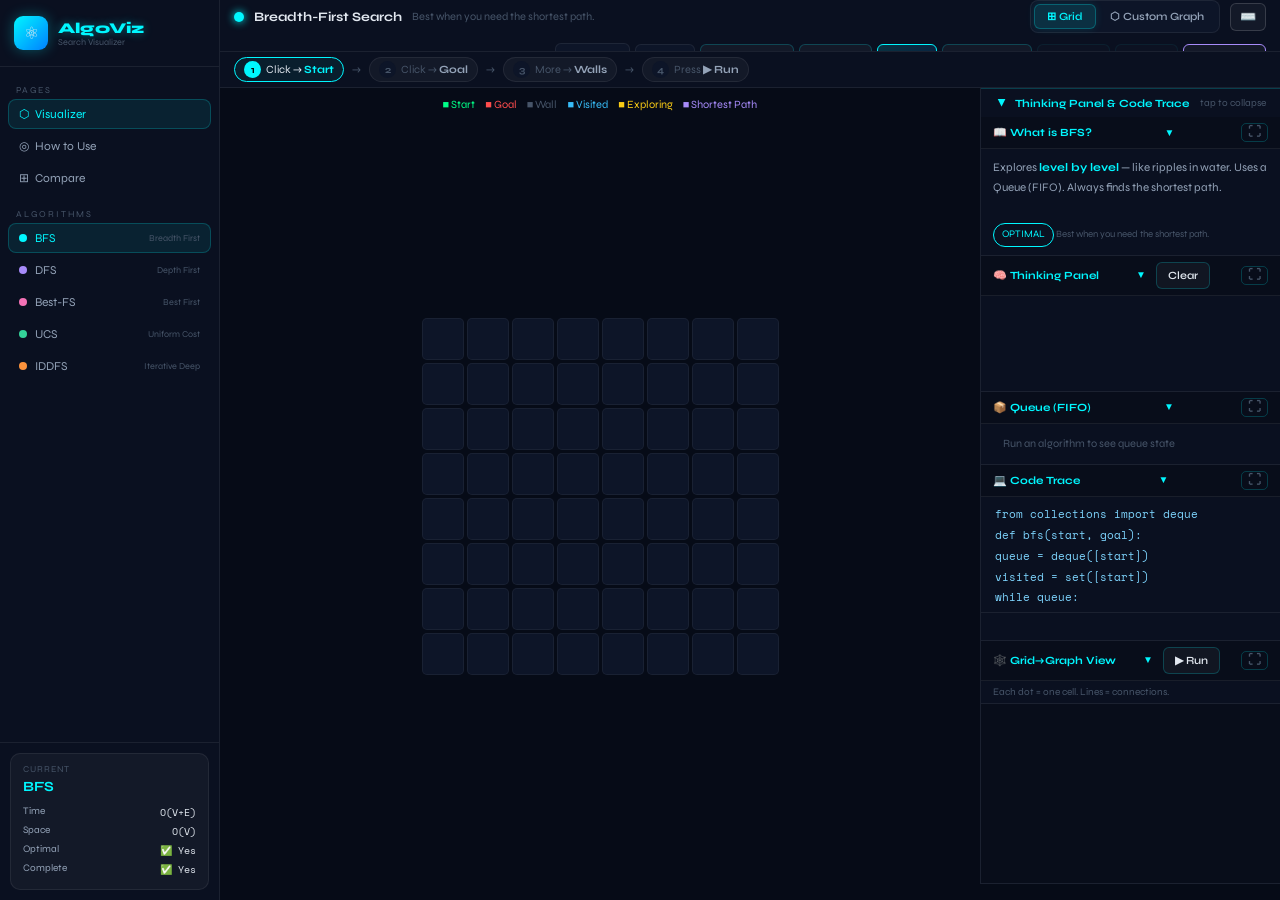
<file: index.html>
<!DOCTYPE html>
<html lang="en">
<head>
<meta charset="UTF-8">
<meta name="viewport" content="width=device-width, initial-scale=1.0">
<title>AlgoViz — Search Algorithm Visualizer</title>
<link href="https://fonts.googleapis.com/css2?family=Space+Mono:wght@400;700&family=Syne:wght@400;600;700;800&display=swap" rel="stylesheet">
<link rel="stylesheet" href="styles.css">

<!-- Panel section collapse/expand (tap header) -->
<style>
.ph .ps-arrow{margin-left:auto;font-size:10px;color:var(--text3);transition:transform .25s ease,color .2s;flex-shrink:0;padding-left:6px}
.ps.ps-collapsed>*:not(.ph){display:none!important}
.ps.ps-collapsed .ps-arrow{transform:rotate(-90deg);color:var(--text3)}
.ps:not(.ps-collapsed) .ps-arrow{transform:rotate(0deg);color:var(--cyan)}
.ph{cursor:pointer;user-select:none;transition:background .15s;display:flex;align-items:center;gap:6px}
.ph:hover{background:rgba(0,247,255,.05)}
.ph:active{background:rgba(0,247,255,.10)}
#ggPanel.ps-collapsed>*:not(.ph){display:none!important}
#ggPanel.ps-collapsed .ps-arrow{transform:rotate(-90deg);color:var(--text3)}
#ggPanel:not(.ps-collapsed) .ps-arrow{transform:rotate(0deg);color:var(--cyan)}
</style>
</head>
<body>

<!-- SIDEBAR OVERLAY -->
<div id="sbo" onclick="closeSB()"></div>
<button id="hmbg" onclick="toggleSB()">☰</button>

<!-- SIDEBAR -->
<aside id="sidebar">
  <div id="sb-brand">
    <div class="sb-icon">⚛</div>
    <div><div class="sb-name">AlgoViz</div><div class="sb-sub">Search Visualizer</div></div>
  </div>
  <nav id="sb-nav">
    <div class="nav-lbl">PAGES</div>
    <div class="nav-item active" onclick="showPage('viz')">⬡ &nbsp;Visualizer</div>
    <div class="nav-item" onclick="showPage('about')">◎ &nbsp;How to Use</div>
    <div class="nav-item" onclick="showPage('compare')">⊞ &nbsp;Compare</div>
    <div class="nav-lbl" style="margin-top:16px">ALGORITHMS</div>
    <div class="nav-item active-algo" id="nav-bfs"    onclick="selectAlgo('bfs')">   <span class="adot" style="background:#00f7ff"></span>BFS    <span class="abadge">Breadth First</span></div>
    <div class="nav-item" id="nav-dfs"    onclick="selectAlgo('dfs')">   <span class="adot" style="background:#a78bfa"></span>DFS    <span class="abadge">Depth First</span></div>
    <div class="nav-item" id="nav-bestfs" onclick="selectAlgo('bestfs')"><span class="adot" style="background:#f472b6"></span>Best-FS<span class="abadge">Best First</span></div>
    <div class="nav-item" id="nav-ucs"    onclick="selectAlgo('ucs')">   <span class="adot" style="background:#34d399"></span>UCS    <span class="abadge">Uniform Cost</span></div>
    <div class="nav-item" id="nav-iddfs"  onclick="selectAlgo('iddfs')" ><span class="adot" style="background:#fb923c"></span>IDDFS  <span class="abadge">Iterative Deep</span></div>
  </nav>
  <div id="sb-foot">
    <div class="cm-box">
      <div class="cm-lbl">CURRENT</div>
      <div class="cm-algo" id="cm-name">BFS</div>
      <div class="cm-row"><span>Time</span><span id="cm-time">O(V+E)</span></div>
      <div class="cm-row"><span>Space</span><span id="cm-space">O(V)</span></div>
      <div class="cm-row"><span>Optimal</span><span id="cm-opt">✅ Yes</span></div>
      <div class="cm-row"><span>Complete</span><span id="cm-comp">✅ Yes</span></div>
    </div>
  </div>
</aside>

<!-- APP -->
<div id="app">

  <!-- TOPBAR -->
  <div id="topbar">
    <span class="algo-dot" id="adot" style="background:#00f7ff;box-shadow:0 0 8px #00f7ff"></span>
    <span id="algo-label">Breadth-First Search (BFS)</span>
    <span id="algo-desc">Explores level by level — guarantees shortest path</span>
    <div id="mode-btns">
      <button class="mbtn on" id="mbGrid"  onclick="setMode('grid')">⊞ Grid</button>
      <button class="mbtn"    id="mbGraph" onclick="setMode('graph')">⬡ Custom Graph</button>
    </div>
    <button onclick="openKbdGuide()" title="Keyboard shortcuts (?)" style="border-color:rgba(255,255,255,.15);color:var(--text3);padding:5px 9px;font-size:13px">⌨️</button>
    <div id="controls">
      <!-- GRID controls -->
      <span id="ctrl-grid" style="display:flex;align-items:center;gap:5px;flex-wrap:wrap">
        <select id="langSel" onchange="changeLang()"><option value="python">Python</option><option value="c">C</option><option value="cpp">C++</option></select>
        <input type="number" id="sizeIn" placeholder="Size" style="width:60px" min="2" max="20" onkeydown="if(event.key==='Enter'){createGrid();kbdToast('🔲 New '+document.getElementById('sizeIn').value+'×'+document.getElementById('sizeIn').value+' grid');}">
        <button onclick="createGrid()">🔲 New Grid</button>
        <button onclick="resetGrid()">🔄 Reset</button>
        <button class="brun" onclick="runGrid()">▶ Run</button>
        <button onclick="findAllPaths()">🔀 All Paths</button>
        <button id="bPause" onclick="togglePause()" disabled>⏸ Pause</button>
        <button id="bStep"  onclick="doStep()"      disabled>⏭ Step</button>
        <button onclick="gridToCustomGraph()" title="Convert grid to editable custom graph" style="border-color:#a78bfa;color:#a78bfa">⬡ → Graph</button>
      </span>
      <!-- GRAPH controls -->
      <span id="ctrl-graph" style="display:none;align-items:center;gap:5px;flex-wrap:wrap">
        <button onclick="cgClear()">🗑 Clear</button>
        <button id="btnNode" class="mbtn on" onclick="cgTool('node')">＋ Node</button>
        <button id="btnEdge" class="mbtn"    onclick="cgTool('edge')">⟶ Edge</button>
        <button onclick="openEM()">📝 Type Edges</button>
        <button class="brun" onclick="runCG()">▶ Run</button>
        <button onclick="findAllPaths()">🔀 All Paths</button>
        <button id="bGPause" onclick="toggleCGPause()" disabled>⏸ Pause</button>
        <button id="bGStep"  onclick="doCGStep()"      disabled>⏭ Step</button>
      </span>
    </div>
  </div>

  <!-- HINT BAR -->
  <div id="hintbar">
    <div class="step on"   id="s1"><span class="snum">1</span><span>Click → <b>Start</b></span></div>
    <span class="sarr">→</span>
    <div class="step" id="s2"><span class="snum">2</span><span>Click → <b>Goal</b></span></div>
    <span class="sarr">→</span>
    <div class="step" id="s3"><span class="snum">3</span><span>More → <b>Walls</b></span></div>
    <span class="sarr">→</span>
    <div class="step" id="s4"><span class="snum">4</span><span>Press <b>▶ Run</b></span></div>
  </div>

  <!-- PAGES -->
  <div id="pages">

    <!-- VIZ PAGE -->
    <div class="page on" id="page-viz">
      <div id="main">

        <!-- LEFT -->
        <div id="left">

          <!-- GRID VIEW -->
          <div id="grid-view">
            <div id="legend">
              <span class="leg ls">■ Start</span>
              <span class="leg lg">■ Goal</span>
              <span class="leg lw">■ Wall</span>
              <span class="leg lv">■ Visited</span>
              <span class="leg lc">■ Exploring</span>
              <span class="leg lp">■ Shortest Path</span>
            </div>
            <div id="grid-wrap"><div id="grid"></div></div>
            <div id="grid-summary" class="hide">
              <div class="sum-title">📊 Result</div>
              <div class="sum-row" id="grid-sum-body"></div>
            </div>
          </div>

          <!-- GRAPH VIEW -->
          <div id="graph-view" style="display:none">
            <div id="cg-toolbar"><span id="cg-hint">⬡ Custom Graph — click to add nodes</span></div>
            <canvas id="cgCanvas"></canvas>
            <div id="cg-summary" class="hide">
              <div class="sum-title">📊 Result</div>
              <div class="sum-row" id="cg-sum-body"></div>
            </div>
          </div>

          <!-- TYPE EDGES MODAL -->
          <div id="edge-modal" class="hide">
            <div id="edge-box">
              <div class="eb-head">📝 Type Your Graph Edges <button onclick="closeEM()" style="border:none;background:transparent;color:var(--text2);font-size:16px;cursor:pointer">✕</button></div>
              <div class="eb-body">
                <p>One edge per line. Format: <code>A-B</code> or with weight: <code>A-B:3</code></p>
                <p style="color:var(--text3);font-size:11px;margin-top:3px">Example (from your notebook): A-B, A-C, B-D, B-E, C-F</p>
                <textarea id="etInput" placeholder="A-B&#10;A-C&#10;B-D&#10;B-E&#10;C-F"></textarea>
                <div class="eb-foot">
                  <label style="font-size:11px;color:var(--text2);display:flex;align-items:center;gap:5px"><input type="checkbox" id="dirCk"> Directed graph</label>
                  <div style="display:flex;gap:7px">
                    <button class="brun" onclick="buildFromText()">⚡ Build Graph</button>
                    <button onclick="closeEM()">Cancel</button>
                  </div>
                </div>
              </div>
            </div>
          </div>

        </div><!-- end left -->

        <!-- RIGHT PANEL -->
        <div id="panel">

          <!-- WHOLE-PANEL TOGGLE (existing, unchanged) -->
          <div id="panel-toggle" onclick="togglePanel()">
            <span id="panel-toggle-label">
              <span id="panel-toggle-arrow" class="up">▲</span>
              Thinking Panel &amp; Code Trace
            </span>
            <span style="font-size:10px;color:var(--text3)" id="panel-toggle-hint">tap to collapse</span>
          </div>

          <!-- COLLAPSIBLE CONTENT -->
          <div id="panel-wrap">

            <!-- ── Each .ps gets an id so expand.js can target it ── -->

            <div class="ps" id="ps-algo">
              <div class="ph" onclick="togglePs('ps-algo')">
                <span id="panel-title">📖 What is BFS?</span>
                <span class="ps-arrow">▼</span>
              </div>
              <div id="algo-info"></div>
            </div>

            <div class="ps" id="ps-thinking">
              <div class="ph" onclick="togglePs('ps-thinking')">
                <span>🧠 Thinking Panel</span>
                <span class="ps-arrow">▼</span>
                <button onclick="event.stopPropagation();clearLog()" style="margin-left:4px">Clear</button>
              </div>
              <div id="log"></div>
            </div>

            <div class="ps" id="ps-queue">
              <div class="ph" onclick="togglePs('ps-queue')">
                <span id="qlabel">📦 Queue (FIFO)</span>
                <span class="ps-arrow">▼</span>
              </div>
              <div id="qdisplay"><span style="color:var(--text3);font-size:11px;padding:6px 10px;display:block">Run an algorithm to see queue state</span></div>
            </div>

            <div class="ps" id="ps-code">
              <div class="ph" onclick="togglePs('ps-code')">
                <span>💻 Code Trace</span>
                <span class="ps-arrow">▼</span>
              </div>
              <div id="codePanel"></div>
              <div id="codeEx"></div>
            </div>

            <div id="ggPanel" class="ps">
              <div class="ph" onclick="togglePs('ggPanel')">
                <span>🕸️ Grid→Graph View</span>
                <span class="ps-arrow">▼</span>
                <button onclick="event.stopPropagation();runGG()" style="margin-left:4px">▶ Run</button>
              </div>
              <div style="padding:5px 12px;font-size:10px;color:var(--text3);border-bottom:1px solid var(--border)">Each dot = one cell. Lines = connections.</div>
              <canvas id="ggCanvas" width="300" height="180"></canvas>
            </div>

          </div><!-- end panel-wrap -->
        </div><!-- end panel -->

      </div><!-- end main -->
    </div><!-- end viz page -->

    <!-- ABOUT PAGE -->
    <div class="page" id="page-about">
      <div class="spage">
        <div class="shero"><h1>How to Use <span class="acc">AlgoViz</span></h1><p>Your AI lab companion — built for students who want to understand, not just memorise</p></div>
        <div class="cards">
          <div class="card"><div class="cnum">01</div><h3>Pick an Algorithm</h3><p>From the sidebar, choose BFS, DFS, Best-FS, UCS, or IDDFS. The complexity card at the bottom updates instantly.</p></div>
          <div class="card"><div class="cnum">02</div><h3>Grid Mode</h3><p>Type a grid size → <b>New Grid</b>. Click → <b>Start</b> (green). Click → <b>Goal</b> (red). More clicks → <b>Walls</b>. Then <b>▶ Run</b>.</p></div>
          <div class="card"><div class="cnum">03</div><h3>Custom Graph — Type</h3><p>Switch to <b>⬡ Custom Graph</b> → click <b>📝 Type Edges</b> → enter edges like <code>A-B</code> one per line → <b>Build Graph</b>.</p></div>
          <div class="card"><div class="cnum">04</div><h3>Custom Graph — Draw</h3><p>Use <b>＋ Node</b> to click and place nodes on the canvas. Use <b>⟶ Edge</b> to connect two nodes. Drag nodes to reposition.</p></div>
          <div class="card"><div class="cnum">05</div><h3>Set Start &amp; Goal</h3><p><b>Right-click</b> any node on the custom graph to open a menu. Choose <b>Set as Start</b> or <b>Set as Goal</b>. Then press <b>▶ Run</b>.</p></div>
          <div class="card"><div class="cnum">06</div><h3>Pause &amp; Step</h3><p>Hit <b>⏸ Pause</b> to freeze the animation. Then <b>⏭ Step</b> moves one action at a time — best way to learn what's happening.</p></div>
        </div>
        <div style="margin-bottom:16px"><h2 style="font-size:18px;font-weight:700;margin-bottom:14px">5 Algorithms — Plain English</h2></div>
        <div class="aecs">
          <div class="aec" style="--ac:#00f7ff"><div class="aec-h"><span class="aec-d" style="background:#00f7ff"></span>BFS</div><p>Uses a <b>Queue (FIFO)</b>. Explores level by level. Always finds the shortest path.</p><div class="aec-use">✅ Shortest path guaranteed</div></div>
          <div class="aec" style="--ac:#a78bfa"><div class="aec-h"><span class="aec-d" style="background:#a78bfa"></span>DFS</div><p>Uses a <b>Stack (LIFO)</b>. Dives deep first. Not always the shortest path.</p><div class="aec-use">⚠️ Not always shortest path</div></div>
          <div class="aec" style="--ac:#f472b6"><div class="aec-h"><span class="aec-d" style="background:#f472b6"></span>Best-FS</div><p>Uses <b>heuristic distance</b> to goal. Greedy — picks what looks closest. Fast, not always optimal.</p><div class="aec-use">⚡ Fast, not always optimal</div></div>
          <div class="aec" style="--ac:#34d399"><div class="aec-h"><span class="aec-d" style="background:#34d399"></span>UCS</div><p>Expands <b>cheapest cumulative cost</b> first. Optimal even with different edge weights.</p><div class="aec-use">✅ Optimal for weighted graphs</div></div>
          <div class="aec" style="--ac:#fb923c"><div class="aec-h"><span class="aec-d" style="background:#fb923c"></span>IDDFS</div><p>DFS with depth limit 0,1,2... Gets BFS-optimal result with very low memory.</p><div class="aec-use">✅ Optimal + low memory</div></div>
        </div>
      </div>
    </div>

    <!-- COMPARE PAGE -->
    <div class="page" id="page-compare">
      <div class="spage">
        <div class="shero"><h1>Algorithm <span class="acc">Comparison</span></h1><p>Quick reference for exams and vivas</p></div>
        <div class="ctable-wrap">
          <table class="ctable">
            <thead><tr><th>Property</th><th style="color:#00f7ff">BFS</th><th style="color:#a78bfa">DFS</th><th style="color:#f472b6">Best-FS</th><th style="color:#34d399">UCS</th><th style="color:#fb923c">IDDFS</th></tr></thead>
            <tbody>
              <tr><td>Strategy</td><td>Level by level</td><td>Deep first</td><td>Closest to goal</td><td>Cheapest cost</td><td>DFS + depth limit</td></tr>
              <tr><td>Data Structure</td><td>Queue (FIFO)</td><td>Stack (LIFO)</td><td>Priority Queue</td><td>Priority Queue</td><td>Call Stack</td></tr>
              <tr><td>Time</td><td>O(V+E)</td><td>O(V+E)</td><td>O(V+E)</td><td>O(V+E logV)</td><td>O(b^d)</td></tr>
              <tr><td>Space</td><td>O(V)</td><td>O(V)</td><td>O(V)</td><td>O(V)</td><td>O(d)</td></tr>
              <tr><td>Shortest Path?</td><td>✅ Yes</td><td>❌ No</td><td>❌ No</td><td>✅ Yes</td><td>✅ Yes</td></tr>
              <tr><td>Complete?</td><td>✅ Yes</td><td>⚠️ May loop</td><td>⚠️ Depends</td><td>✅ Yes</td><td>✅ Yes</td></tr>
              <tr><td>Heuristic?</td><td>❌</td><td>❌</td><td>✅ Yes</td><td>❌</td><td>❌</td></tr>
              <tr><td>Handles Weights?</td><td>❌</td><td>❌</td><td>❌</td><td>✅ Yes</td><td>❌</td></tr>
            </tbody>
          </table>
        </div>
        <div style="margin-bottom:16px"><h2 style="font-size:18px;font-weight:700;margin-bottom:14px">How they explore differently</h2></div>
        <div class="demos">
          <div class="demo" style="--dc:#00f7ff"><div class="dt">BFS — Ripple</div><div class="dgrid" id="demo-bfs"></div><div class="dcap">Uniform outward expansion</div></div>
          <div class="demo" style="--dc:#a78bfa"><div class="dt">DFS — Dive</div><div class="dgrid" id="demo-dfs"></div><div class="dcap">Dives deep, then backtracks</div></div>
          <div class="demo" style="--dc:#f472b6"><div class="dt">Best-FS</div><div class="dgrid" id="demo-bestfs"></div><div class="dcap">Rushes toward goal</div></div>
        </div>
      </div>
    </div>

  </div><!-- end pages -->
</div><!-- end app -->

<!-- FLOATING ACTION BUTTON (mobile) -->
<button id="fab" onclick="toggleFAB()" title="Quick actions">⚡</button>
<div id="fab-backdrop" onclick="closeFAB()"></div>
<div id="fab-menu">
  <div class="fab-item" onclick="fabRun()">
    <div class="fab-icon" style="background:rgba(0,247,255,.15);color:var(--cyan)">▶</div>
    <div><div class="fab-label">Run Algorithm</div><div class="fab-sub" id="fab-algo-name">BFS</div></div>
  </div>
  <div class="fab-item" onclick="fabPause()">
    <div class="fab-icon" style="background:rgba(250,204,21,.15);color:var(--yellow)">⏸</div>
    <div><div class="fab-label">Pause / Resume</div><div class="fab-sub">Freeze animation</div></div>
  </div>
  <div class="fab-item" onclick="fabStep()">
    <div class="fab-icon" style="background:rgba(167,139,250,.15);color:var(--purple)">⏭</div>
    <div><div class="fab-label">Step Forward</div><div class="fab-sub">One action at a time</div></div>
  </div>
  <div class="fab-divider"></div>
  <div class="fab-item" id="fab-mode-item" onclick="fabToggleMode()">
    <div class="fab-icon" style="background:rgba(0,247,255,.1);color:var(--cyan)" id="fab-mode-icon">⬡</div>
    <div><div class="fab-label" id="fab-mode-label">Custom Graph</div><div class="fab-sub">Switch mode</div></div>
  </div>
  <div class="fab-item" onclick="fabNewGrid();closeFAB()">
    <div class="fab-icon" style="background:rgba(52,211,153,.15);color:var(--green)">🔲</div>
    <div><div class="fab-label">New Grid</div><div class="fab-sub">Reset and rebuild</div></div>
  </div>
  <div class="fab-item" onclick="fabExport();closeFAB()">
    <div class="fab-icon" style="background:rgba(167,139,250,.15);color:var(--purple)">⬡→</div>
    <div><div class="fab-label">Grid → Graph</div><div class="fab-sub">Export grid as custom graph</div></div>
  </div>
  <div class="fab-divider"></div>
  <div class="fab-item" onclick="togglePanel();closeFAB()">
    <div class="fab-icon" style="background:rgba(56,189,248,.15);color:var(--blue)">☰</div>
    <div><div class="fab-label" id="fab-panel-label">Collapse Panel</div><div class="fab-sub">More space for grid</div></div>
  </div>
  <div class="fab-item" onclick="clearLog();closeFAB();kbdToast('🗑 Log cleared')">
    <div class="fab-icon" style="background:rgba(251,146,60,.15);color:var(--orange)">🗑</div>
    <div><div class="fab-label">Clear Log</div><div class="fab-sub">Empty thinking panel</div></div>
  </div>
</div>

<!-- CTX MENU -->
<div id="ctx" class="hide">
  <div class="ci" onclick="ctxDo('start')">🟢 Set as Start</div>
  <div class="ci" onclick="ctxDo('goal')">🔴 Set as Goal</div>
  <div class="cdiv"></div>
  <div class="ci del" onclick="ctxDo('delete')">🗑 Delete Node</div>
</div>

<!-- KEYBOARD GUIDE MODAL -->
<div id="kbd-guide" class="hide">
  <div id="kbd-box">
    <div id="kbd-head">
      <div>
        <h2>⌨️ Keyboard Shortcuts</h2>
        <p>Press <span class="kbd">?</span> anytime to open/close this guide</p>
      </div>
      <button onclick="closeKbdGuide()" style="border:none;background:transparent;color:var(--text2);font-size:18px;cursor:pointer;padding:4px 8px">✕</button>
    </div>

    <div class="kbd-section">
      <h3>GENERAL</h3>
      <div class="kbd-row"><span><span class="kbd">Tab</span></span><span>Collapse / expand the whole panel</span></div>
      <div class="kbd-row"><span><span class="kbd">O</span></span><span>Cycle through panel sections one at a time</span></div>
      <div class="kbd-row"><span><span class="kbd">?</span></span><span>Open / close this shortcut guide</span></div>
      <div class="kbd-row"><span><span class="kbd">G</span></span><span>Switch to Grid mode</span></div>
      <div class="kbd-row"><span><span class="kbd">C</span></span><span>Switch to Custom Graph mode</span></div>
      <div class="kbd-row"><span><span class="kbd">1</span>–<span class="kbd">5</span></span><span>Select algorithm (1=BFS, 2=DFS, 3=Best-FS, 4=UCS, 5=IDDFS)</span></div>
      <div class="kbd-row"><span><span class="kbd">P</span></span><span>Switch code language (Python → C → C++)</span></div>
    </div>

    <div class="kbd-section">
      <h3>PANEL SECTIONS</h3>
      <div class="kbd-row"><span>Tap / click <span class="kbd">⛶</span> button</span><span>Expand that section fullscreen</span></div>
      <div class="kbd-row"><span>Tap panel header</span><span>Collapse / expand that section</span></div>
      <div class="kbd-row"><span><span class="kbd">O</span></span><span>Cycle: Algorithm → Thinking → Queue → Code → Graph</span></div>
      <div class="kbd-row"><span><span class="kbd">Esc</span></span><span>Close fullscreen view</span></div>
    </div>

    <div class="kbd-section">
      <h3>GRID MODE</h3>
      <div class="kbd-row"><span><span class="kbd">N</span></span><span>New Grid (uses current size input)</span></div>
      <div class="kbd-row"><span><span class="kbd">R</span></span><span>Reset Grid (clear all)</span></div>
      <div class="kbd-row"><span><span class="kbd">Space</span></span><span>▶ Run algorithm</span></div>
      <div class="kbd-row"><span><span class="kbd">→</span></span><span>Step forward (when paused)</span></div>
      <div class="kbd-row"><span><span class="kbd">E</span></span><span>Export grid as Custom Graph (⬡ → Graph)</span></div>
    </div>

    <div class="kbd-section">
      <h3>CUSTOM GRAPH MODE</h3>
      <div class="kbd-row"><span><span class="kbd">A</span></span><span>Activate Add Node tool (＋)</span></div>
      <div class="kbd-row"><span><span class="kbd">D</span></span><span>Activate Draw Edge tool (⟶)</span></div>
      <div class="kbd-row"><span><span class="kbd">T</span></span><span>Open Type Edges panel (📝)</span></div>
      <div class="kbd-row"><span><span class="kbd">Space</span></span><span>▶ Run algorithm on graph</span></div>
      <div class="kbd-row"><span><span class="kbd">X</span></span><span>Clear custom graph</span></div>
      <div class="kbd-row"><span><span class="kbd">Esc</span></span><span>Cancel current edge / close fullscreen</span></div>
    </div>

    <div class="kbd-section">
      <h3>BOTH MODES</h3>
      <div class="kbd-row"><span><span class="kbd">Space</span></span><span>▶ Run / Pause / Resume</span></div>
      <div class="kbd-row"><span><span class="kbd">→</span></span><span>Step forward one action (when paused)</span></div>
      <div class="kbd-row"><span><span class="kbd">L</span></span><span>Clear log panel</span></div>
      <div class="kbd-row"><span><span class="kbd">Esc</span></span><span>Close fullscreen / guide / cancel action</span></div>
    </div>

    <div class="kbd-section">
      <h3>TIPS</h3>
      <div class="kbd-row"><span>Right-click / long-press node</span><span>Set as Start / Goal / Delete</span></div>
      <div class="kbd-row"><span>Click edge (⟶ tool)</span><span>Edit edge weight</span></div>
      <div class="kbd-row"><span>Drag node</span><span>Reposition on canvas</span></div>
      <div class="kbd-row"><span>Type <code style="background:var(--bg3);padding:1px 5px;border-radius:4px;font-family:var(--fm);color:var(--cyan);font-size:11px">A-B:3</code></span><span>Edge with weight 3 in text input</span></div>
    </div>

  </div>
</div>

<!-- SHORTCUT TOAST -->
<div id="kbd-toast"></div>

<script src="script.js"></script>
<script src="allpaths.js"></script>
<script src="expand.js"></script>

<!-- Panel section collapse (tap header) + O key cycle — does NOT touch script.js -->
<script>
const PS_IDS = ['ps-algo','ps-thinking','ps-queue','ps-code','ggPanel'];

function togglePs(id){
  const el=document.getElementById(id);
  if(!el)return;
  el.classList.toggle('ps-collapsed');
  kbdToast(el.classList.contains('ps-collapsed')?'📕 Section collapsed':'📖 Section expanded');
}

function cyclePanelSection(){
  const sections=PS_IDS.map(id=>document.getElementById(id)).filter(Boolean);
  let openIdx=sections.findIndex(s=>!s.classList.contains('ps-collapsed'));
  sections.forEach(s=>s.classList.add('ps-collapsed'));
  const nextIdx=openIdx===-1?0:(openIdx+1)%sections.length;
  sections[nextIdx].classList.remove('ps-collapsed');
  const name=sections[nextIdx].querySelector('.ph span')?.textContent?.trim()||'';
  kbdToast('📖 '+name);
}

document.addEventListener('keydown',function(e){
  if(['INPUT','TEXTAREA','SELECT'].includes(e.target.tagName))return;
  if(e.key==='o'||e.key==='O') cyclePanelSection();
});
</script>

</body>
</html>
</file>
<file: styles.css>
*,*::before,*::after{margin:0;padding:0;box-sizing:border-box}
:root{
  --bg:#060b17;--bg2:#0a1020;--bg3:#0d1528;
  --border:rgba(255,255,255,0.07);--borderC:rgba(0,247,255,0.2);
  --glass:rgba(255,255,255,0.04);
  --cyan:#00f7ff;--purple:#a78bfa;--pink:#f472b6;
  --green:#34d399;--orange:#fb923c;--yellow:#facc15;--blue:#38bdf8;
  --text:#e2e8f0;--text2:#94a3b8;--text3:#475569;
  --fh:'Syne',sans-serif;--fm:'Space Mono',monospace;
}
html,body{height:100%;overflow:hidden;font-family:var(--fh);background:var(--bg);color:var(--text);cursor:default}

/* ── LAYOUT ── */
body{display:flex;flex-direction:row}
#sidebar{width:220px;min-width:220px;height:100vh;background:var(--bg2);border-right:1px solid var(--border);display:flex;flex-direction:column;overflow-y:auto;flex-shrink:0;cursor:default}
#app{flex:1;min-width:0;height:100vh;display:flex;flex-direction:column;overflow:hidden}

/* ── SIDEBAR ── */
#sb-brand{display:flex;align-items:center;gap:10px;padding:16px 14px;border-bottom:1px solid var(--border)}
.sb-icon{width:34px;height:34px;background:linear-gradient(135deg,var(--cyan),#0080ff);border-radius:9px;display:flex;align-items:center;justify-content:center;font-size:17px;box-shadow:0 0 14px rgba(0,247,255,.3);flex-shrink:0}
.sb-name{font-size:15px;font-weight:800;color:var(--cyan);text-shadow:0 0 10px rgba(0,247,255,.4)}
.sb-sub{font-size:9px;color:var(--text3)}
#sb-nav{padding:10px 8px;flex:1}
.nav-lbl{font-size:9px;color:var(--text3);letter-spacing:2px;padding:0 8px;margin:8px 0 4px}
.nav-item{display:flex;align-items:center;gap:8px;padding:7px 10px;border-radius:8px;font-size:12px;color:var(--text2);cursor:pointer;transition:all .2s;margin-bottom:2px;border:1px solid transparent}
.nav-item:hover{background:rgba(255,255,255,.05);color:var(--text);border-color:var(--border)}
.nav-item.active,.nav-item.active-algo{background:rgba(0,247,255,.08);color:var(--cyan);border-color:rgba(0,247,255,.2)}
.adot{width:8px;height:8px;border-radius:50%;flex-shrink:0}
.abadge{font-size:9px;color:var(--text3);margin-left:auto}
#sb-foot{padding:10px;border-top:1px solid var(--border)}
.cm-box{background:var(--glass);border:1px solid var(--border);border-radius:10px;padding:10px 12px}
.cm-lbl{font-size:9px;color:var(--text3);letter-spacing:1px;margin-bottom:4px}
.cm-algo{font-size:14px;font-weight:700;color:var(--cyan);margin-bottom:8px}
.cm-row{display:flex;justify-content:space-between;font-size:10px;color:var(--text2);padding:2px 0}
.cm-row span:last-child{color:var(--text);font-family:var(--fm)}

/* ── TOPBAR ── */
#topbar{display:flex;align-items:center;gap:10px;padding:0 14px;height:52px;background:var(--bg2);border-bottom:1px solid var(--border);flex-shrink:0;flex-wrap:wrap;overflow:hidden;cursor:default}
.algo-dot{width:10px;height:10px;border-radius:50%;flex-shrink:0}
#algo-label{font-size:13px;font-weight:700}
#algo-desc{font-size:11px;color:var(--text3);flex:1;overflow:hidden;text-overflow:ellipsis;white-space:nowrap}
#mode-btns{display:flex;background:var(--bg3);border:1px solid var(--border);border-radius:8px;padding:3px;gap:2px;flex-shrink:0}
.mbtn{padding:5px 12px;border-radius:6px;border:none;background:transparent;color:var(--text2);font-size:11px;font-family:var(--fh);font-weight:600;cursor:pointer;transition:all .2s}
.mbtn:hover{color:var(--text)}
.mbtn.on{background:rgba(0,247,255,.12);color:var(--cyan);border:1px solid rgba(0,247,255,.25)!important;box-shadow:0 0 8px rgba(0,247,255,.12)}
#controls{display:flex;align-items:center;gap:5px;flex-wrap:wrap;margin-left:auto}

/* ── HINT BAR ── */
#hintbar{padding:5px 14px;background:var(--bg2);border-bottom:1px solid var(--border);font-size:11px;min-height:32px;display:flex;align-items:center;gap:8px;flex-shrink:0;flex-wrap:wrap;cursor:default}
.step{display:flex;align-items:center;gap:5px;padding:3px 9px;border-radius:20px;font-size:11px;color:var(--text3);border:1px solid var(--border);background:var(--glass);white-space:nowrap}
.step b{color:var(--text2)}
.step.on{border-color:var(--cyan);color:var(--text);background:rgba(0,247,255,.06)}
.step.on b{color:var(--cyan)}
.step.done{border-color:rgba(52,211,153,.4);color:var(--green)}
.snum{width:17px;height:17px;border-radius:50%;background:var(--bg3);display:flex;align-items:center;justify-content:center;font-size:10px;font-weight:700;flex-shrink:0}
.step.on .snum{background:var(--cyan);color:#000}
.step.done .snum{background:var(--green);color:#000}
.sarr{color:var(--text3);font-size:11px}

/* ── MAIN CONTENT ── */
#main{flex:1;display:flex;overflow:hidden;min-height:0}

/* ── LEFT (grid / graph area) ── */
#left{flex:1;min-width:0;display:flex;flex-direction:column;overflow:hidden;position:relative}

/* GRID VIEW */
#grid-view{position:absolute;inset:0;display:flex;flex-direction:column;align-items:center;padding:10px;gap:8px;overflow-y:auto;background:var(--bg)}
#legend{display:flex;gap:10px;flex-wrap:wrap;justify-content:center;font-size:11px;flex-shrink:0}
.leg{display:flex;align-items:center;gap:3px}
.leg.ls{color:#00ff88}.leg.lg{color:#ff4d4d}.leg.lw{color:var(--text3)}.leg.lv{color:var(--blue)}.leg.lc{color:var(--yellow)}.leg.lp{color:var(--purple)}
#grid-wrap{flex:1;display:flex;align-items:center;justify-content:center;min-height:0}
#grid{display:grid;gap:3px}
.cell{background:var(--bg3);border-radius:5px;cursor:pointer;transition:all .15s;border:1px solid rgba(255,255,255,.05)}
.cell:hover{transform:scale(1.08);border-color:rgba(0,247,255,.3);box-shadow:0 0 10px rgba(0,247,255,.2)}
.cell.S{background:#00ff88;border-color:#00ff88;box-shadow:0 0 10px rgba(0,255,136,.5)}
.cell.G{background:#ff4d4d;border-color:#ff4d4d;box-shadow:0 0 10px rgba(255,77,77,.5)}
.cell.W{background:#050a14;border-color:rgba(255,255,255,.03);box-shadow:none;cursor:default}
.cell.W{cursor:not-allowed}.cell.W:hover{transform:none;box-shadow:none;cursor:not-allowed}
.cell.V{background:#1e5a8a!important;border-color:#38bdf8!important}
.cell.C{background:var(--yellow)!important;border-color:var(--yellow)!important;box-shadow:0 0 14px rgba(250,204,21,.6);transform:scale(1.05)}
.cell.P{background:var(--purple)!important;border-color:var(--purple)!important;box-shadow:0 0 10px rgba(167,139,250,.5)}
#grid-summary{background:var(--glass);border:1px solid var(--borderC);border-radius:10px;padding:10px 14px;width:100%;max-width:550px;flex-shrink:0}
#grid-summary.hide{display:none}
.sum-title{font-size:11px;font-weight:700;color:var(--cyan);margin-bottom:8px}
.sum-row{display:flex;gap:10px;flex-wrap:wrap}
.sstat{background:var(--bg3);border:1px solid var(--border);border-radius:7px;padding:6px 14px;text-align:center;flex:1;min-width:65px}
.sv{font-size:17px;font-weight:700;color:var(--cyan);font-family:var(--fm)}
.sl{font-size:9px;color:var(--text3);margin-top:1px}

/* GRAPH VIEW */
#graph-view{position:absolute;inset:0;display:flex;flex-direction:column;background:var(--bg)}
#cg-toolbar{padding:6px 12px;background:var(--bg2);border-bottom:1px solid var(--border);font-size:11px;color:var(--cyan);font-weight:600;flex-shrink:0;display:flex;align-items:center;gap:8px;min-height:30px}
#cg-hint{flex:1}
#cgCanvas{flex:1;min-height:0;width:100%;display:block;cursor:crosshair}
#cgCanvas.tool-node{cursor:cell}
#cgCanvas.tool-edge{cursor:crosshair}
#cgCanvas.tool-drag{cursor:grabbing}
#cg-summary{margin:8px;background:var(--glass);border:1px solid var(--borderC);border-radius:10px;padding:10px 14px;flex-shrink:0}
#cg-summary.hide{display:none}

/* TYPE EDGES MODAL */
#edge-modal{position:fixed;inset:0;background:rgba(6,11,23,.85);display:flex;align-items:center;justify-content:center;z-index:100;backdrop-filter:blur(4px)}
#edge-modal.hide{display:none}
#edge-box{background:#0d1528;border:1px solid var(--borderC);border-radius:14px;width:min(460px,92vw);max-height:90vh;overflow-y:auto;box-shadow:0 0 40px rgba(0,247,255,.1)}
.eb-head{display:flex;justify-content:space-between;align-items:center;padding:14px 18px;border-bottom:1px solid var(--border);font-size:13px;font-weight:700;color:var(--cyan)}
.eb-body{padding:16px 18px}
.eb-body p{font-size:12px;color:var(--text2);margin-bottom:5px;line-height:1.6}
.eb-body code{background:var(--bg3);padding:1px 5px;border-radius:4px;font-family:var(--fm);color:var(--cyan);font-size:11px}
#etInput{width:100%;height:130px;margin-top:8px;background:var(--bg3);border:1px solid var(--border);border-radius:8px;padding:10px 12px;color:var(--text);font-family:var(--fm);font-size:12px;resize:vertical;outline:none;line-height:1.9}
#etInput:focus{border-color:rgba(0,247,255,.35)}
.eb-foot{display:flex;justify-content:space-between;align-items:center;margin-top:12px;gap:8px;flex-wrap:wrap}

/* CTX MENU — fixed to always stay on screen */
#ctx{
  position:fixed;z-index:500;
  background:#0d1528;border:1px solid var(--borderC);
  border-radius:10px;padding:4px;min-width:155px;
  box-shadow:0 8px 28px rgba(0,0,0,.6);
  /* prevent overflow off right/bottom edge */
  max-width:calc(100vw - 20px);
}
#ctx.hide{display:none}
.ci{padding:7px 13px;font-size:12px;border-radius:6px;cursor:pointer;color:var(--text2);transition:background .15s}
.ci:hover{background:rgba(255,255,255,.07);color:var(--text)}
.ci.del{color:#ff6b6b}
.ci.del:hover{background:rgba(255,107,107,.1)}
.cdiv{height:1px;background:var(--border);margin:3px 0}

/* ── RIGHT PANEL ── */
#panel{width:300px;min-width:270px;display:flex;flex-direction:column;border-left:1px solid var(--border);background:var(--bg2);overflow-y:auto;flex-shrink:0;cursor:default}
.ps{display:flex;flex-direction:column;border-bottom:1px solid var(--border);flex-shrink:0}
.ph{display:flex;justify-content:space-between;align-items:center;padding:6px 12px;background:rgba(0,0,0,.2);font-size:11px;font-weight:700;color:var(--cyan);border-bottom:1px solid var(--border)}
#algo-info{padding:8px 12px;font-size:11.5px;color:var(--text2);line-height:1.75;max-height:110px;overflow-y:auto}
#algo-info b{color:var(--cyan)}
.atag{display:inline-block;padding:2px 8px;border-radius:20px;font-size:10px;margin-top:6px;border:1px solid}
#log{height:95px;overflow-y:auto;padding:6px 10px;font-size:11px;color:var(--text2);line-height:1.7;font-family:var(--fm)}
#log p{border-bottom:1px solid rgba(255,255,255,.03);padding:2px 0}
#log p b{color:var(--text)}
#qdisplay{padding:7px 12px;min-height:40px;overflow-x:auto}
.qrow{display:flex;align-items:center;gap:4px;flex-wrap:wrap}
.qn{padding:2px 8px;border-radius:5px;font-size:11px;font-family:var(--fm);font-weight:700;border:1px solid;white-space:nowrap}
.qlbl{font-size:9px;color:var(--text3);margin-right:3px;letter-spacing:1px;flex-shrink:0}
.qarr{color:var(--text3);font-size:10px}
#codePanel{height:115px;overflow-y:auto;padding:7px 10px;font-family:var(--fm);font-size:11px;color:#7dd3fc;line-height:1.9}
#codePanel p{padding:0 4px;border-radius:3px}
.al{background:var(--yellow)!important;color:#000!important;font-weight:700;border-radius:3px}
#codeEx{padding:7px 12px;font-size:11px;color:#fde68a;min-height:28px;line-height:1.6;font-style:italic;border-top:1px solid var(--border)}
#ggPanel{display:flex;flex-direction:column;border-bottom:1px solid var(--border);flex-shrink:0}
#ggCanvas{display:block;width:100%;background:rgba(0,0,0,.2)}

/* ── BUTTONS ── */
button{padding:6px 11px;border:1px solid rgba(0,247,255,.2);border-radius:6px;background:var(--glass);color:var(--text);cursor:pointer;font-size:11px;font-family:var(--fh);font-weight:600;transition:all .2s;white-space:nowrap}
button:hover{border-color:var(--cyan);box-shadow:0 0 10px rgba(0,247,255,.2);transform:translateY(-1px);color:var(--cyan)}
button:disabled{opacity:.3;cursor:not-allowed;transform:none;box-shadow:none}
.brun{background:linear-gradient(135deg,rgba(0,247,255,.15),rgba(0,128,255,.15));border-color:var(--cyan);color:var(--cyan);font-weight:700}
.brun:hover{box-shadow:0 0 18px rgba(0,247,255,.35)}
input,select{padding:6px 9px;background:var(--bg3);color:var(--text);border:1px solid var(--border);border-radius:6px;font-size:11px;font-family:var(--fh);outline:none;transition:border-color .2s}
input:focus,select:focus{border-color:rgba(0,247,255,.4)}
select option{background:var(--bg2)}

/* ── SCROLLBAR ── */
::-webkit-scrollbar{width:4px;height:4px}
::-webkit-scrollbar-thumb{background:rgba(0,247,255,.2);border-radius:10px}
::-webkit-scrollbar-thumb:hover{background:var(--cyan)}

/* ══════════════════════════════════════
   STATIC PAGES
══════════════════════════════════════ */
#pages{flex:1;overflow:hidden;display:flex;flex-direction:column}
.page{display:none;flex:1;overflow-y:auto}
.page.on{display:block}
.spage{max-width:940px;margin:0 auto;padding:32px 20px 50px}
.shero{text-align:center;margin-bottom:32px}
.shero h1{font-size:clamp(24px,5vw,42px);font-weight:800;margin-bottom:10px}
.shero p{font-size:13px;color:var(--text2)}
.acc{color:var(--cyan);text-shadow:0 0 18px rgba(0,247,255,.4)}
.cards{display:grid;grid-template-columns:repeat(auto-fit,minmax(230px,1fr));gap:14px;margin-bottom:32px}
.card{background:var(--glass);border:1px solid var(--border);border-radius:13px;padding:18px;transition:all .3s}
.card:hover{border-color:rgba(0,247,255,.2);transform:translateY(-2px);box-shadow:0 6px 24px rgba(0,247,255,.06)}
.cnum{font-size:32px;font-weight:800;color:rgba(0,247,255,.1);font-family:var(--fm);margin-bottom:6px}
.card h3{font-size:13px;font-weight:700;margin-bottom:7px}
.card p{font-size:12px;color:var(--text2);line-height:1.7}
.card b,.card code{color:var(--cyan)}
.card code{background:var(--bg3);padding:1px 5px;border-radius:4px;font-family:var(--fm);font-size:11px}
.aecs{display:grid;grid-template-columns:repeat(auto-fit,minmax(220px,1fr));gap:12px;margin-bottom:32px}
.aec{background:var(--glass);border:1px solid var(--border);border-radius:11px;padding:15px;border-left:3px solid var(--ac,var(--cyan));transition:all .3s}
.aec:hover{transform:translateY(-2px)}
.aec-h{display:flex;align-items:center;gap:7px;font-size:13px;font-weight:700;margin-bottom:9px}
.aec-d{width:9px;height:9px;border-radius:50%;flex-shrink:0}
.aec p{font-size:12px;color:var(--text2);line-height:1.7;margin-bottom:8px}
.aec b{color:var(--ac,var(--cyan))}
.aec-use{font-size:11px;color:var(--text3);font-style:italic}

/* ── COMPARE TABLE — horizontal scroll on all sizes ── */
.ctable-wrap{
  overflow-x:auto;-webkit-overflow-scrolling:touch;
  border-radius:11px;border:1px solid var(--border);
  margin-bottom:32px;
}
.ctable{width:100%;border-collapse:collapse;font-size:12px;min-width:520px}
.ctable thead{background:rgba(0,247,255,.03)}
.ctable th{padding:10px 13px;text-align:center;font-size:11px;font-weight:700;border-bottom:1px solid var(--border);white-space:nowrap}
.ctable th:first-child{text-align:left;color:var(--text2)}
.ctable td{padding:9px 13px;text-align:center;border-bottom:1px solid var(--border);color:var(--text2);font-family:var(--fm);font-size:11px}
.ctable td:first-child{text-align:left;font-family:var(--fh);color:var(--text);font-size:12px;font-weight:600}
.ctable tbody tr:hover{background:var(--glass)}
.ctable tbody tr:last-child td{border-bottom:none}

/* ── COMPARE DEMOS — fixed layout ── */
.demos{
  display:grid;
  /* 3 equal columns on desktop, 1 column on mobile (overridden below) */
  grid-template-columns:repeat(3,1fr);
  gap:14px;
  margin-bottom:32px;
}
.demo{
  background:var(--glass);border:1px solid var(--border);
  border-radius:11px;padding:14px;text-align:center;
  border-top:3px solid var(--dc);
  /* remove flex:1 and min-width that caused overflow */
  width:100%;
}
.dt{font-size:13px;font-weight:700;color:var(--dc);margin-bottom:10px}
.dgrid{
  display:grid;grid-template-columns:repeat(5,1fr);
  gap:3px;margin-bottom:8px;
  /* ensure cells don't shrink to zero */
  width:100%;
}
.dc{
  width:100%;aspect-ratio:1;border-radius:3px;background:var(--bg3);
  /* ensure minimum visible size */
  min-width:0;
}
.dcap{font-size:10px;color:var(--text3)}

/* ── PANEL TOGGLE ── */
#panel-toggle{
  display:flex;align-items:center;justify-content:space-between;
  padding:6px 14px;
  background:var(--bg2);
  border-top:1px solid var(--borderC);
  cursor:pointer;
  flex-shrink:0;
  user-select:none;
  transition:background .2s;
}
#panel-toggle:hover{background:rgba(0,247,255,.05)}
#panel-toggle-label{font-size:11px;font-weight:700;color:var(--cyan);display:flex;align-items:center;gap:7px}
#panel-toggle-arrow{
  font-size:13px;color:var(--cyan);
  transition:transform .3s ease;
  display:inline-block;
}
#panel-toggle-arrow.up{transform:rotate(180deg)}
#panel-wrap{
  display:flex;flex:1;min-height:0;
  transition:max-height .35s cubic-bezier(.4,0,.2,1),opacity .3s ease;
  overflow:hidden;
}
#panel-wrap.collapsed{
  max-height:0!important;
  opacity:0;
  pointer-events:none;
}
#panel{flex-direction:column}
#panel-wrap{
  flex-direction:column;
  flex:1;min-height:0;
  overflow-y:auto;overflow-x:hidden;
  max-height:none;opacity:1;
}

/* ── MOBILE FAB ── */
#fab{
  display:none;
  position:fixed;bottom:20px;right:16px;z-index:400;
  width:48px;height:48px;border-radius:50%;
  background:linear-gradient(135deg,var(--cyan),#0080ff);
  border:none;cursor:pointer;
  box-shadow:0 4px 20px rgba(0,247,255,.4);
  align-items:center;justify-content:center;
  font-size:20px;
  transition:transform .2s,box-shadow .2s;
}
#fab:active{transform:scale(.92);box-shadow:0 2px 10px rgba(0,247,255,.3)}
#fab-backdrop{
  display:none;position:fixed;inset:0;z-index:390;
  background:rgba(6,11,23,.7);backdrop-filter:blur(4px);
}
#fab-backdrop.show{display:block}
#fab-menu{
  position:fixed;bottom:80px;right:12px;z-index:410;
  display:flex;flex-direction:column;gap:8px;
  align-items:flex-end;
  pointer-events:none;opacity:0;
  transform:translateY(16px);
  transition:opacity .25s ease,transform .25s ease;
}
#fab-menu.show{pointer-events:all;opacity:1;transform:translateY(0)}
.fab-item{
  display:flex;align-items:center;gap:10px;
  background:var(--bg2);border:1px solid var(--borderC);
  border-radius:24px;padding:9px 16px 9px 12px;
  cursor:pointer;box-shadow:0 4px 16px rgba(0,0,0,.5);
  white-space:nowrap;transition:background .15s,transform .15s;
  min-height:42px;
}
.fab-item:active{background:rgba(0,247,255,.1);transform:scale(.97)}
.fab-icon{width:32px;height:32px;border-radius:50%;display:flex;align-items:center;justify-content:center;font-size:15px;flex-shrink:0}
.fab-label{font-size:12px;font-weight:600;color:var(--text)}
.fab-sub{font-size:10px;color:var(--text3);margin-top:1px}
.fab-divider{width:100%;height:1px;background:var(--border);margin:2px 0}

@media(hover:none) and (pointer:coarse){#fab{display:flex}}
@media(max-width:640px){
  #fab{display:flex}
  #kbd-toast{bottom:80px}
}

/* ── KEYBOARD SHORTCUTS GUIDE ── */
#kbd-guide{position:fixed;inset:0;background:rgba(6,11,23,.92);z-index:600;display:flex;align-items:center;justify-content:center;backdrop-filter:blur(6px)}
#kbd-guide.hide{display:none}
#kbd-box{
  background:#0d1528;border:1px solid var(--borderC);border-radius:16px;
  width:min(620px,92vw);max-height:88vh;overflow-y:auto;
  box-shadow:0 0 60px rgba(0,247,255,.12);
}
#kbd-head{display:flex;justify-content:space-between;align-items:center;padding:16px 20px;border-bottom:1px solid var(--border);position:sticky;top:0;background:#0d1528;z-index:1}
#kbd-head h2{font-size:15px;font-weight:700;color:var(--cyan)}
#kbd-head p{font-size:11px;color:var(--text3);margin-top:2px}
.kbd-section{padding:14px 20px;border-bottom:1px solid var(--border)}
.kbd-section:last-child{border-bottom:none}
.kbd-section h3{font-size:10px;letter-spacing:2px;color:var(--text3);margin-bottom:10px}
.kbd-row{
  display:flex;justify-content:space-between;align-items:flex-start;
  padding:5px 0;font-size:12px;color:var(--text2);gap:8px;
}
.kbd-row span:last-child{
  color:var(--text);font-size:11px;
  /* FIX: was max-width:55% which caused overlap — use flex instead */
  flex:1;text-align:right;word-break:break-word;
}
.kbd{display:inline-flex;align-items:center;justify-content:center;background:var(--bg3);border:1px solid rgba(255,255,255,.15);border-radius:5px;padding:2px 7px;font-family:var(--fm);font-size:10px;color:var(--cyan);min-width:24px;box-shadow:0 2px 0 rgba(0,0,0,.4);white-space:nowrap;flex-shrink:0}
.kbd-plus{color:var(--text3);margin:0 3px;font-size:10px}
#kbd-toast{position:fixed;bottom:20px;left:50%;transform:translateX(-50%);background:rgba(13,21,40,.95);border:1px solid var(--borderC);border-radius:8px;padding:7px 16px;font-size:12px;color:var(--cyan);pointer-events:none;opacity:0;transition:opacity .2s;z-index:700;white-space:nowrap}
#kbd-toast.show{opacity:1}

/* ══════════════════════════════════════
   HAMBURGER / OVERLAY
══════════════════════════════════════ */
#hmbg{
  display:none;position:fixed;top:10px;left:10px;z-index:300;
  background:rgba(13,21,40,.95);border:1px solid var(--borderC);
  border-radius:8px;color:var(--cyan);font-size:18px;
  width:38px;height:38px;cursor:pointer;
  align-items:center;justify-content:center;
  box-shadow:0 0 12px rgba(0,247,255,.2);
  backdrop-filter:blur(8px);flex-shrink:0;
}
#sbo{display:none;position:fixed;inset:0;background:rgba(0,0,0,.65);z-index:200;backdrop-filter:blur(2px)}

/* ══════════════════════════════════════
   RESPONSIVE BREAKPOINTS
══════════════════════════════════════ */

/* ── TABLET LANDSCAPE ≤1024px ── */
@media(max-width:1024px){
  #sidebar{width:200px;min-width:200px}
  #panel{width:260px;min-width:240px}
}

/* ── TABLET PORTRAIT ≤880px ── */
@media(max-width:880px){
  #sidebar{
    position:fixed;left:0;top:0;bottom:0;width:240px;min-width:240px;
    transform:translateX(-100%);z-index:250;
    transition:transform .28s cubic-bezier(.4,0,.2,1);
    box-shadow:4px 0 28px rgba(0,0,0,.7);
  }
  #sidebar.open{transform:translateX(0)}
  #hmbg{display:flex}
  #sbo.show{display:block}
  #topbar{padding-left:54px}
  #algo-desc{display:none}
  #panel{width:240px;min-width:200px}
}

/* ══════════════════════════════════════
   MOBILE ≤640px  — PRIMARY FIX ZONE
══════════════════════════════════════ */
@media(max-width:640px){

  /* TOPBAR */
  #topbar{
    height:auto;padding:6px 10px 6px 50px;
    gap:5px;flex-wrap:wrap;
  }
  #algo-label{font-size:11px;overflow:hidden;max-width:150px;text-overflow:ellipsis;white-space:nowrap}
  #algo-desc{display:none}
  #mode-btns{order:10;width:100%}
  #mode-btns .mbtn{flex:1;text-align:center;padding:6px 4px;font-size:11px}
  #controls{order:11;width:100%;overflow-x:auto}
  #ctrl-grid,#ctrl-graph{display:flex;gap:4px;flex-wrap:nowrap;width:max-content}
  button{padding:6px 10px;font-size:10px;white-space:nowrap}
  input,select{padding:5px 7px;font-size:10px}
  #sizeIn{width:48px!important}

  /* HINTBAR */
  #hintbar{padding:4px 10px;gap:4px;min-height:26px}
  .step{padding:2px 8px;font-size:10px}
  .sarr{display:none}

  /* MAIN: vertical stack */
  #main{
    flex-direction:column;
    overflow-y:auto;overflow-x:hidden;
    flex:1;min-height:0;
  }

  /* LEFT: normal flow */
  #left{
    flex:none;
    position:static!important;
    height:auto;min-height:0;
    display:flex;flex-direction:column;
  }

  /* GRID VIEW: back to normal flow */
  #grid-view{
    position:static!important;
    inset:auto!important;
    display:flex;flex-direction:column;align-items:center;
    height:auto;min-height:100px;
    padding:8px;gap:6px;
    overflow:visible;
    background:var(--bg);
  }
  #grid-wrap{flex:none;padding:4px 0}

  /* GRAPH VIEW: normal flow */
  #graph-view{
    position:static!important;
    inset:auto!important;
    height:320px;flex:none;
    display:flex;flex-direction:column;
    background:var(--bg);
  }
  #cgCanvas{min-height:0;flex:1}

  /* CELLS */
  .cell{
    width:calc((100vw - 64px) / var(--cols,8))!important;
    height:calc((100vw - 64px) / var(--cols,8))!important;
    min-width:22px;max-width:46px;
    min-height:22px;max-height:46px;
    border-radius:4px;
  }

  /* LEGEND */
  #legend{gap:5px;font-size:10px;flex-wrap:wrap;justify-content:center;padding:0 4px}
  #grid-summary{max-width:100%}
  .sum-row{gap:6px}
  .sstat{padding:5px 8px;min-width:52px}
  .sv{font-size:14px}

  /* PANEL: stacks below grid */
  #panel{
    width:100%;min-width:unset;
    border-left:none;border-top:none;
    flex:none;flex-direction:column;
    overflow:visible;
  }
  #panel-toggle{border-top:1px solid var(--borderC)}
  #panel-wrap{
    flex-direction:row;
    overflow-x:auto;overflow-y:hidden;
    min-height:200px;max-height:40vh;
    flex-shrink:0;
  }
  #panel-wrap.collapsed{max-height:0;min-height:0}
  .ps{
    min-width:190px;width:190px;flex-shrink:0;
    border-bottom:none;border-right:1px solid var(--border);
    overflow-y:auto;display:flex;flex-direction:column;
    height:100%;
  }
  .ps .ph{flex-shrink:0}
  #algo-info{flex:1;max-height:none;overflow-y:auto}
  #log{flex:1;height:auto;min-height:60px;overflow-y:auto}
  #qdisplay{flex-shrink:0}
  #codePanel{flex:1;height:auto;min-height:70px;overflow-y:auto}
  #codeEx{flex-shrink:0}
  #ggPanel{min-width:230px;width:230px;height:100%}
  #ggCanvas{flex:1;height:auto;min-height:100px}

  /* ════════════════════════════
     COMPARE PAGE FIXES
  ════════════════════════════ */

  /* Hero */
  .spage{padding:16px 12px 40px}
  .shero{margin-bottom:20px}

  /* How-to cards: single column */
  .cards{grid-template-columns:1fr;gap:10px;margin-bottom:20px}

  /* Algorithm explanation cards: single column */
  .aecs{grid-template-columns:1fr;gap:10px;margin-bottom:20px}

  /* Compare table: scrollable, smaller text */
  .ctable-wrap{border-radius:8px;margin-bottom:20px}
  .ctable{font-size:10px;min-width:480px}
  .ctable th{padding:7px 8px;font-size:9px}
  .ctable td{padding:6px 8px;font-size:10px}

  /* ── DEMO BOXES: single column, properly sized ── */
  .demos{
    grid-template-columns:1fr;   /* one per row on mobile */
    gap:10px;
    margin-bottom:20px;
  }
  .demo{
    padding:12px;
    width:100%;
    /* clear any leftover flex sizing */
    min-width:unset;flex:unset;
  }
  .dt{font-size:12px;margin-bottom:8px}
  .dgrid{
    gap:4px;
    /* make the mini demo grid fill available width */
    max-width:200px;
    margin:0 auto 8px;
  }
  .dcap{font-size:10px}

  /* Context menu — keep on screen */
  #ctx{
    /* clamp position so it never goes off-screen */
    max-width:calc(100vw - 24px);
  }

  /* Edge modal textarea — shorter on mobile */
  #etInput{height:90px}
  .eb-body{padding:12px 14px}
  .eb-foot{flex-direction:column;align-items:stretch}
  .eb-foot button{width:100%;justify-content:center}

  /* KBD guide: bottom sheet */
  #kbd-guide{align-items:flex-end}
  #kbd-box{
    width:100vw;max-height:85vh;
    border-radius:16px 16px 0 0;
    border-left:none;border-right:none;border-bottom:none;
  }
  /* Keyboard shortcut rows: wrap gracefully */
  .kbd-row{flex-wrap:wrap;gap:4px}
  .kbd-row span:last-child{text-align:left;flex:none;width:100%;font-size:11px}
  .kbd-section{padding:10px 14px}
}

/* ── TINY PHONES ≤360px ── */
@media(max-width:360px){
  #topbar{padding-left:46px}
  .cell{min-width:22px;max-width:36px;min-height:22px;max-height:36px}
  .ps{min-width:170px;width:170px}
  #ggPanel{min-width:200px;width:200px}
  .dgrid{max-width:160px}
}

/* ── LANDSCAPE PHONES (height ≤ 500px) ── */
@media(max-height:500px) and (orientation:landscape){
  #hintbar{display:none}
  #topbar{min-height:38px;padding-top:4px;padding-bottom:4px}
  #main{flex-direction:row;overflow:hidden}
  #left{flex:1;height:100%;min-height:0}
  #grid-view{position:absolute!important;inset:0!important;overflow-y:auto;padding:6px}
  .cell{
    width:calc((100vh - 100px) / var(--cols,8))!important;
    height:calc((100vh - 100px) / var(--cols,8))!important;
    max-width:36px;max-height:36px;min-width:20px;min-height:20px;
  }
  #panel{
    width:230px;min-width:200px;height:100%;
    flex-direction:column;overflow-y:auto;overflow-x:hidden;
    border-left:1px solid var(--border);border-top:none;
  }
  .ps{min-width:unset;width:auto;border-right:none;border-bottom:1px solid var(--border)}
  #ggCanvas{height:120px}
  #log{height:70px}
  #codePanel{height:80px}
  /* restore graph view for landscape */
  #graph-view{position:absolute!important;inset:0!important}
  /* restore panel-wrap for landscape */
  #panel-wrap{
    flex-direction:column;
    overflow-y:auto;overflow-x:hidden;
    min-height:0;max-height:none;
  }
}

/* ── TOUCH: larger tap targets ── */
@media(hover:none) and (pointer:coarse){
  .nav-item{padding:10px 12px;min-height:40px}
  button{min-height:34px}
  .cell:hover{transform:none;box-shadow:none}
  .cell:active{transform:scale(1.06);box-shadow:0 0 10px rgba(0,247,255,.3)}
}

/* ── PRINT ── */
@media print{
  #sidebar,#topbar,#hintbar,#hmbg,#sbo,#panel,#kbd-guide,#ctx{display:none!important}
  body,#app,#left{height:auto;overflow:visible}
}
</file>
